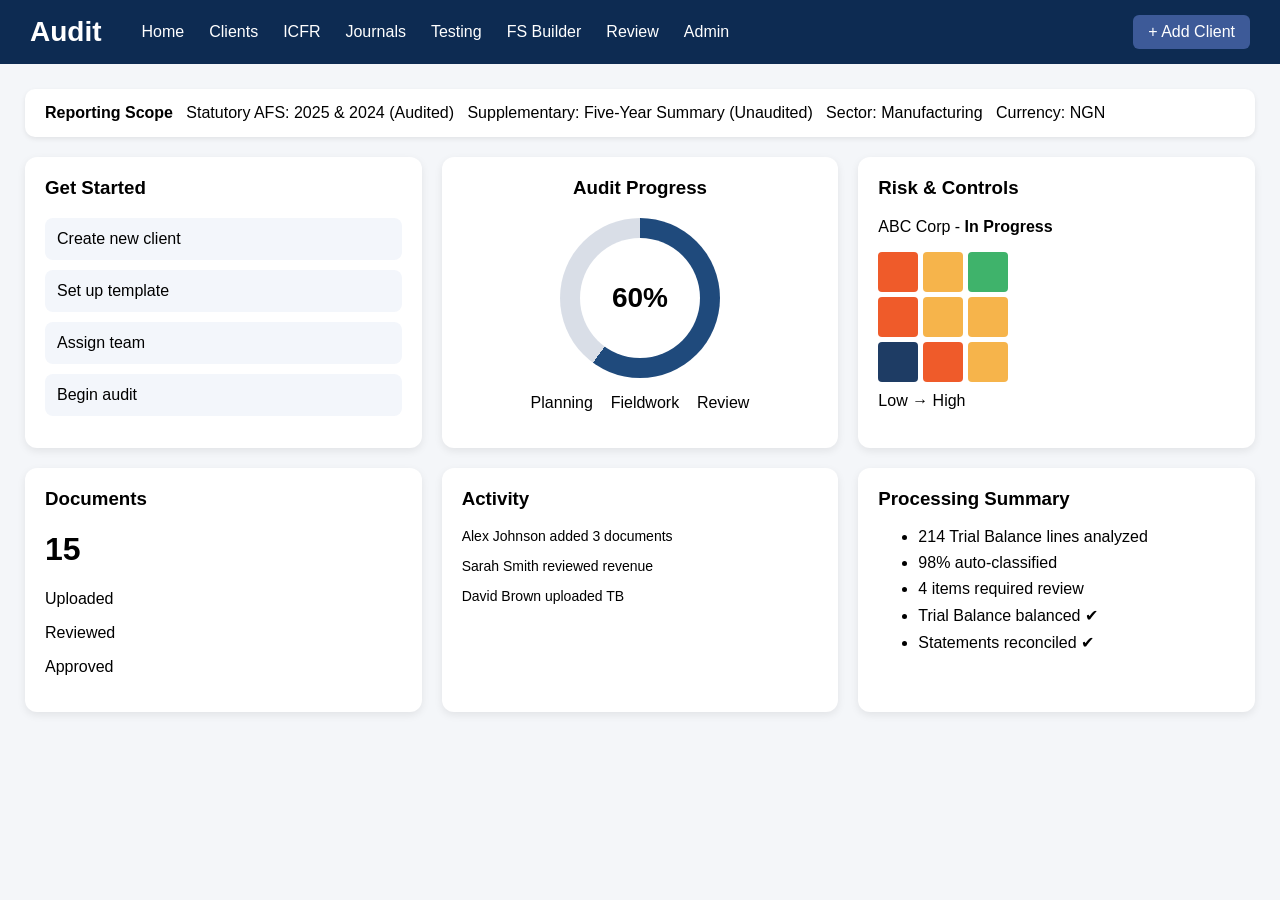
<file: dashboard.html>
<!doctype html>
<html lang="en">
  <head>
    <meta charset="UTF-8" />
    <title>Audit Dashboard</title>

    <style>
      body {
        font-family: Arial, Helvetica, sans-serif;
        background: #f4f6f9;
        margin: 0;
      }

      /* NAVBAR */

      .navbar {
        background: #0d2b52;
        color: white;
        display: flex;
        align-items: center;
        padding: 15px 30px;
      }

      .logo {
        font-size: 28px;
        font-weight: bold;
        margin-right: 40px;
      }

      .navbar a {
        color: white;
        text-decoration: none;
        margin-right: 25px;
        font-size: 16px;
      }

      .navbar .add {
        margin-left: auto;
        background: #3d5a98;
        padding: 8px 15px;
        border-radius: 6px;
      }

      /* CONTAINER */

      .container {
        padding: 25px;
      }

      /* REPORTING BAR */

      .scope {
        background: white;
        padding: 15px 20px;
        border-radius: 10px;
        margin-bottom: 20px;
        box-shadow: 0 2px 5px rgba(0, 0, 0, 0.08);
      }

      /* GRID */

      .grid {
        display: grid;
        grid-template-columns: 1fr 1fr 1fr;
        grid-gap: 20px;
      }

      /* CARDS */

      .card {
        background: white;
        padding: 20px;
        border-radius: 12px;
        box-shadow: 0 3px 8px rgba(0, 0, 0, 0.08);
      }

      .card h3 {
        margin-top: 0;
      }

      /* GET STARTED */

      .get-item {
        background: #f3f6fb;
        padding: 12px;
        margin-bottom: 10px;
        border-radius: 8px;
        cursor: pointer;
      }

      /* PROGRESS */

      .progress {
        text-align: center;
      }

      .circle {
        width: 160px;
        height: 160px;
        border-radius: 50%;
        background: conic-gradient(#1f4a7c 60%, #d9dee7 0);
        display: flex;
        align-items: center;
        justify-content: center;
        margin: auto;
      }

      .circle span {
        background: white;
        width: 120px;
        height: 120px;
        border-radius: 50%;
        display: flex;
        align-items: center;
        justify-content: center;
        font-size: 28px;
        font-weight: bold;
      }

      /* RISK GRID */

      .risk-grid {
        display: grid;
        grid-template-columns: repeat(3, 40px);
        grid-gap: 5px;
        margin-top: 10px;
      }

      .risk-grid div {
        width: 40px;
        height: 40px;
        border-radius: 4px;
      }

      .low {
        background: #1e3c64;
      }
      .med {
        background: #f6b44b;
      }
      .high {
        background: #ef5b2a;
      }
      .safe {
        background: #3fb36b;
      }

      /* LIST */

      .list li {
        margin-bottom: 8px;
      }

      /* ACTIVITY */

      .activity {
        font-size: 14px;
      }
    </style>
  </head>

  <body>
    <!-- NAVBAR -->

    <div class="navbar">
      <div class="logo">Audit</div>

      <a href="#">Home</a>
      <a href="#">Clients</a>
      <a href="#">ICFR</a>
      <a href="#">Journals</a>
      <a href="#">Testing</a>
      <a href="#">FS Builder</a>
      <a href="#">Review</a>
      <a href="#">Admin</a>

      <div class="add">+ Add Client</div>
    </div>

    <div class="container">
      <!-- REPORTING SCOPE -->

      <div class="scope">
        <b>Reporting Scope</b>

        &nbsp;&nbsp;Statutory AFS: 2025 & 2024 (Audited)
        &nbsp;&nbsp;Supplementary: Five-Year Summary (Unaudited)
        &nbsp;&nbsp;Sector: Manufacturing &nbsp;&nbsp;Currency: NGN
      </div>

      <div class="grid">
        <!-- GET STARTED -->

        <div class="card">
          <h3>Get Started</h3>

          <div class="get-item">Create new client</div>
          <div class="get-item">Set up template</div>
          <div class="get-item">Assign team</div>
          <div class="get-item">Begin audit</div>
        </div>

        <!-- PROGRESS -->

        <div class="card progress">
          <h3>Audit Progress</h3>

          <div class="circle">
            <span>60%</span>
          </div>

          <p>Planning &nbsp;&nbsp; Fieldwork &nbsp;&nbsp; Review</p>
        </div>

        <!-- RISK -->

        <div class="card">
          <h3>Risk & Controls</h3>

          <p>ABC Corp - <b>In Progress</b></p>

          <div class="risk-grid">
            <div class="high"></div>
            <div class="med"></div>
            <div class="safe"></div>

            <div class="high"></div>
            <div class="med"></div>
            <div class="med"></div>

            <div class="low"></div>
            <div class="high"></div>
            <div class="med"></div>
          </div>

          <p style="margin-top: 10px">Low → High</p>
        </div>

        <!-- DOCUMENTS -->

        <div class="card">
          <h3>Documents</h3>

          <h1>15</h1>

          <p>Uploaded</p>

          <p>Reviewed</p>

          <p>Approved</p>
        </div>

        <!-- ACTIVITY -->

        <div class="card">
          <h3>Activity</h3>

          <div class="activity">
            <p>Alex Johnson added 3 documents</p>
            <p>Sarah Smith reviewed revenue</p>
            <p>David Brown uploaded TB</p>
          </div>
        </div>

        <!-- PROCESSING -->

        <div class="card">
          <h3>Processing Summary</h3>

          <ul class="list">
            <li>214 Trial Balance lines analyzed</li>
            <li>98% auto-classified</li>
            <li>4 items required review</li>
            <li>Trial Balance balanced ✔</li>
            <li>Statements reconciled ✔</li>
          </ul>
        </div>
      </div>
    </div>
  </body>
</html>
</file>
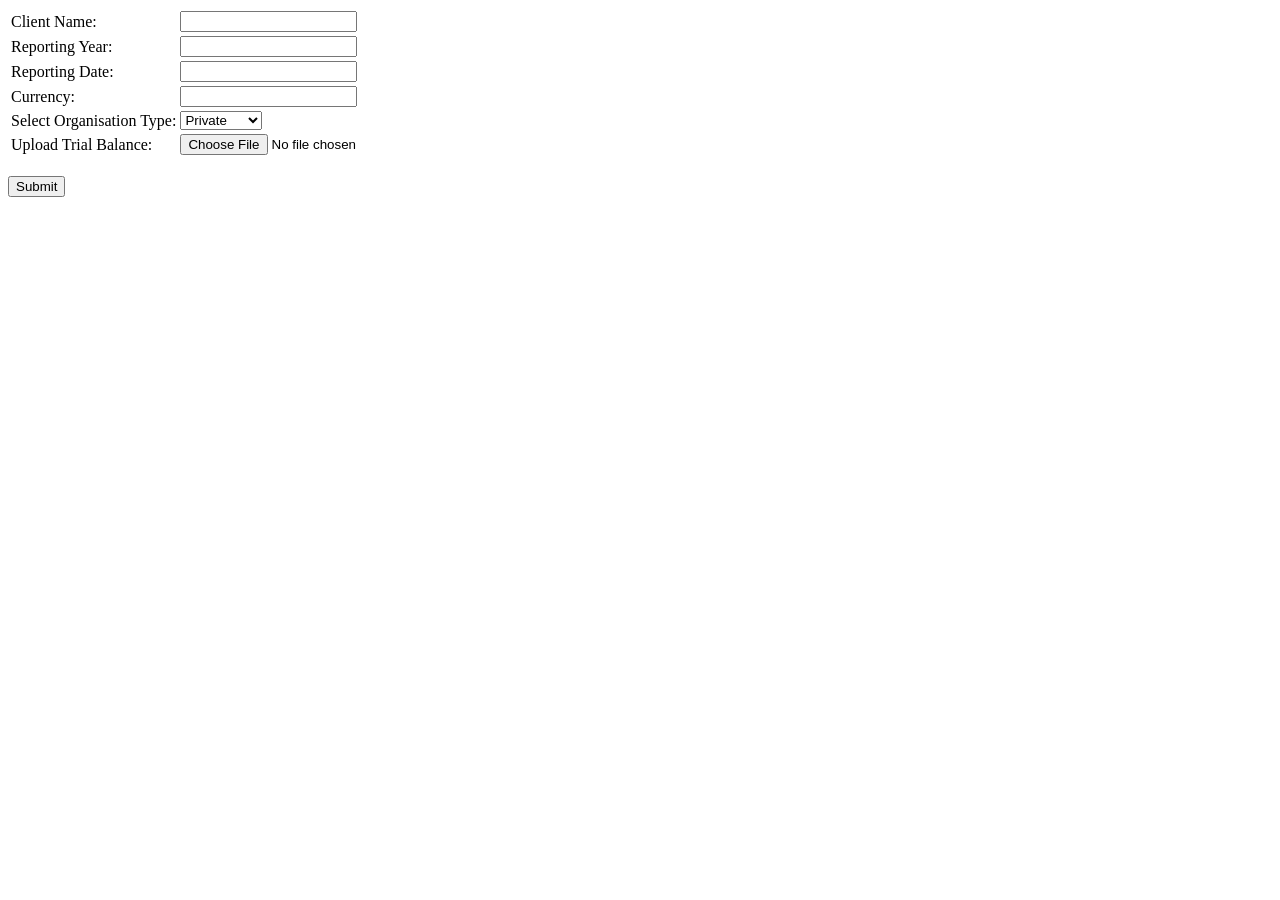
<file: new client.html>
<!doctype html>
<html lang="en">
  <head>
    <meta charset="UTF-8" />
    <meta name="viewport" content="width=device-width, initial-scale=1.0" />
    <title>Create New Client</title>
  </head>

  <body>
    <form id="clientForm">
      <table>
        <tr>
          <td><label>Client Name:</label></td>
          <td><input type="text" name="clientName" /></td>
        </tr>

        <tr>
          <td><label>Reporting Year:</label></td>
          <td><input type="text" name="reportingYear" /></td>
        </tr>

        <tr>
          <td><label>Reporting Date:</label></td>
          <td><input type="text" name="reportingDate" /></td>
        </tr>

        <tr>
          <td><label>Currency:</label></td>
          <td><input type="text" name="currency" /></td>
        </tr>

        <tr>
          <td><label>Select Organisation Type:</label></td>
          <td>
            <select name="orgType">
              <option value="private">Private</option>
              <option value="public">Public</option>
              <option value="nonprofit">Non-Profit</option>
            </select>
          </td>
        </tr>

        <tr>
          <td><label>Upload Trial Balance:</label></td>
          <td><input type="file" name="tb" /></td>
        </tr>
      </table>

      <br />

      <button type="submit">Submit</button>
    </form>

    <script>
      document
        .getElementById("clientForm")
        .addEventListener("submit", function (e) {
          e.preventDefault();

          window.location.href = "dashboard.html";
        });
    </script>
  </body>
</html>
</file>
